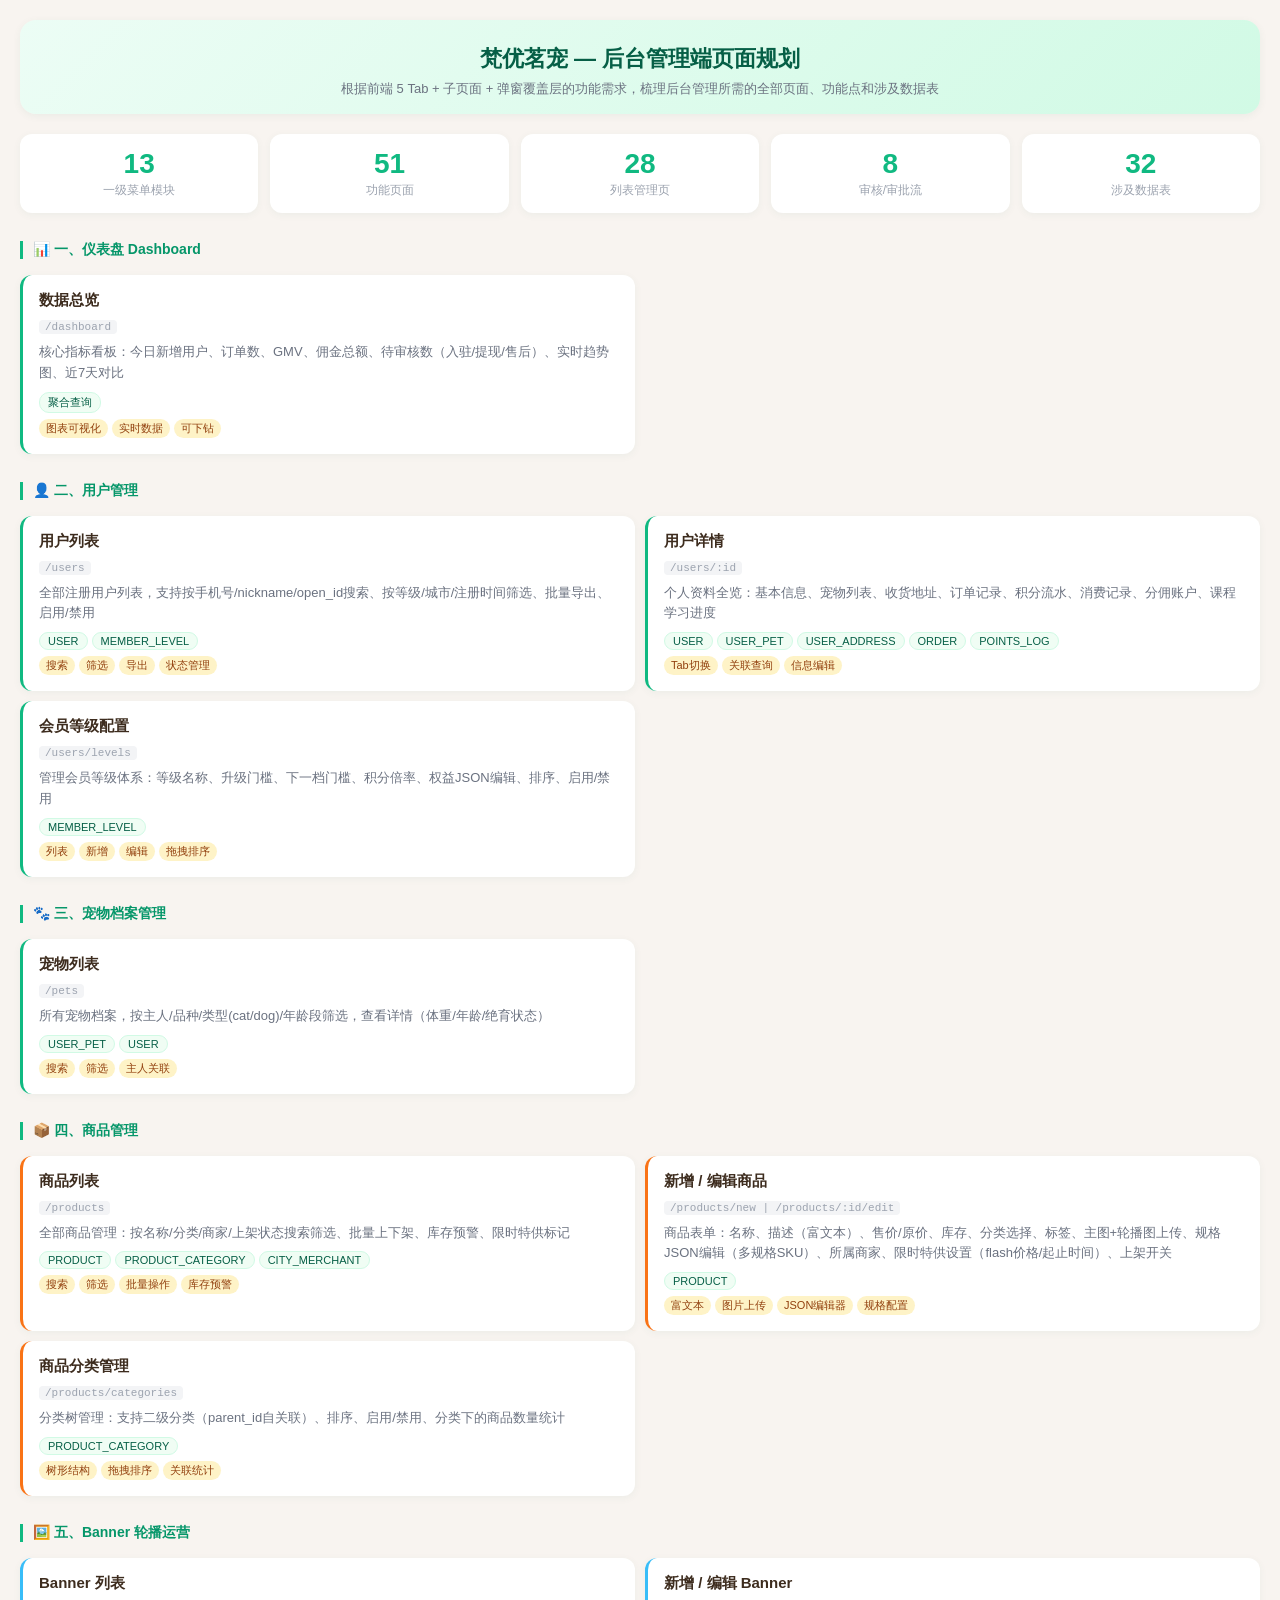
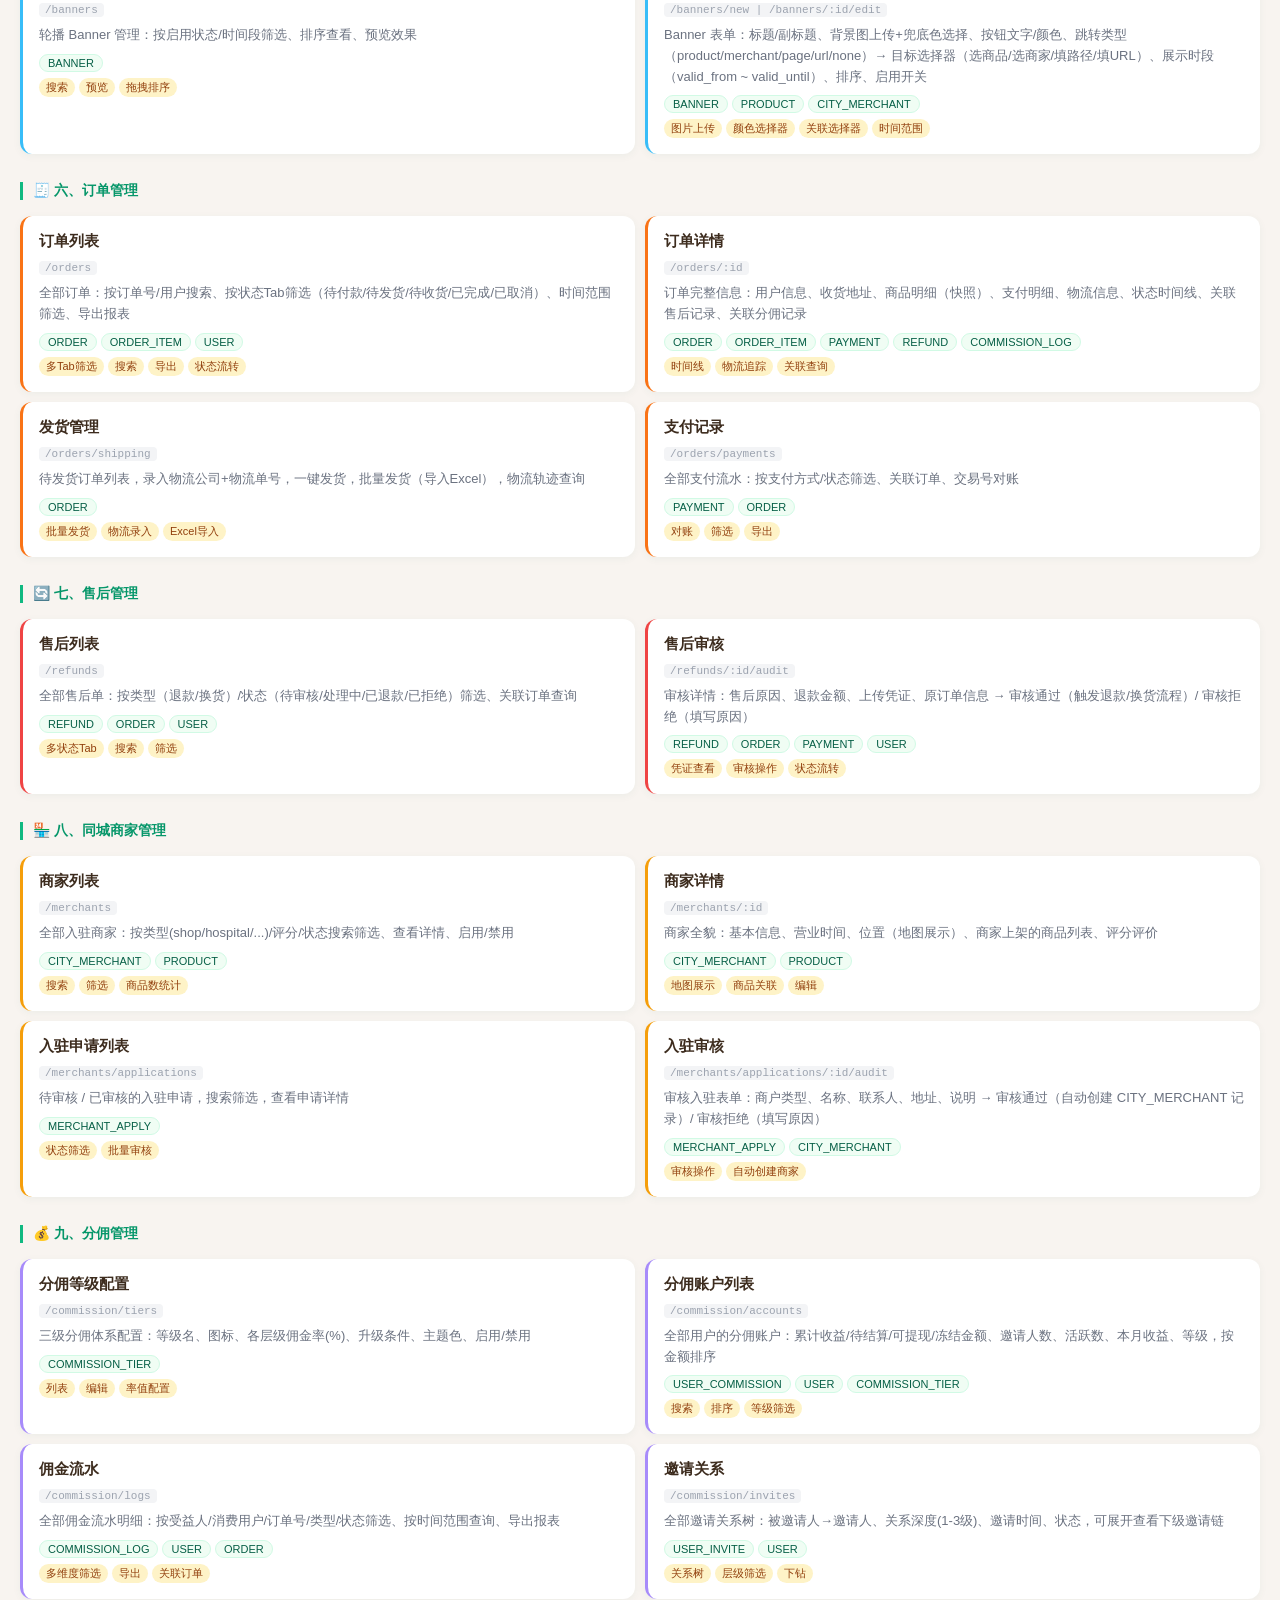
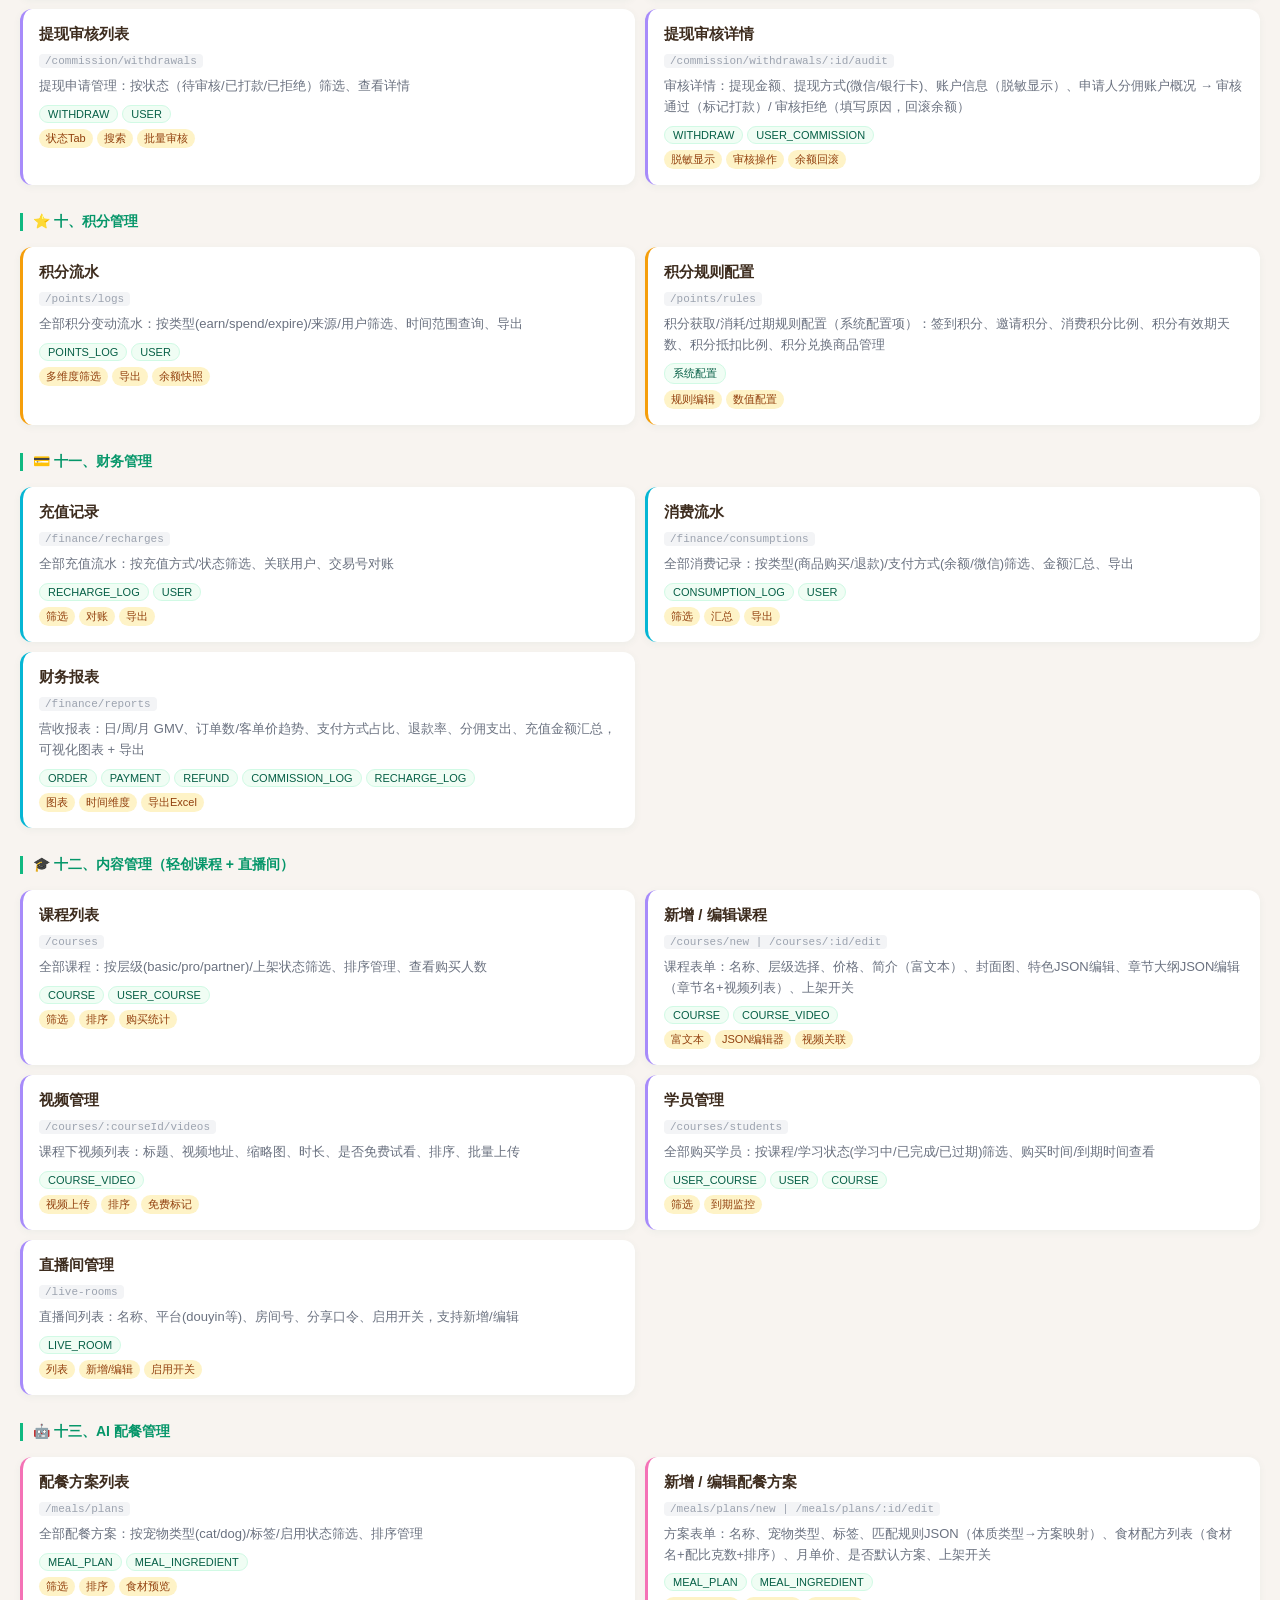
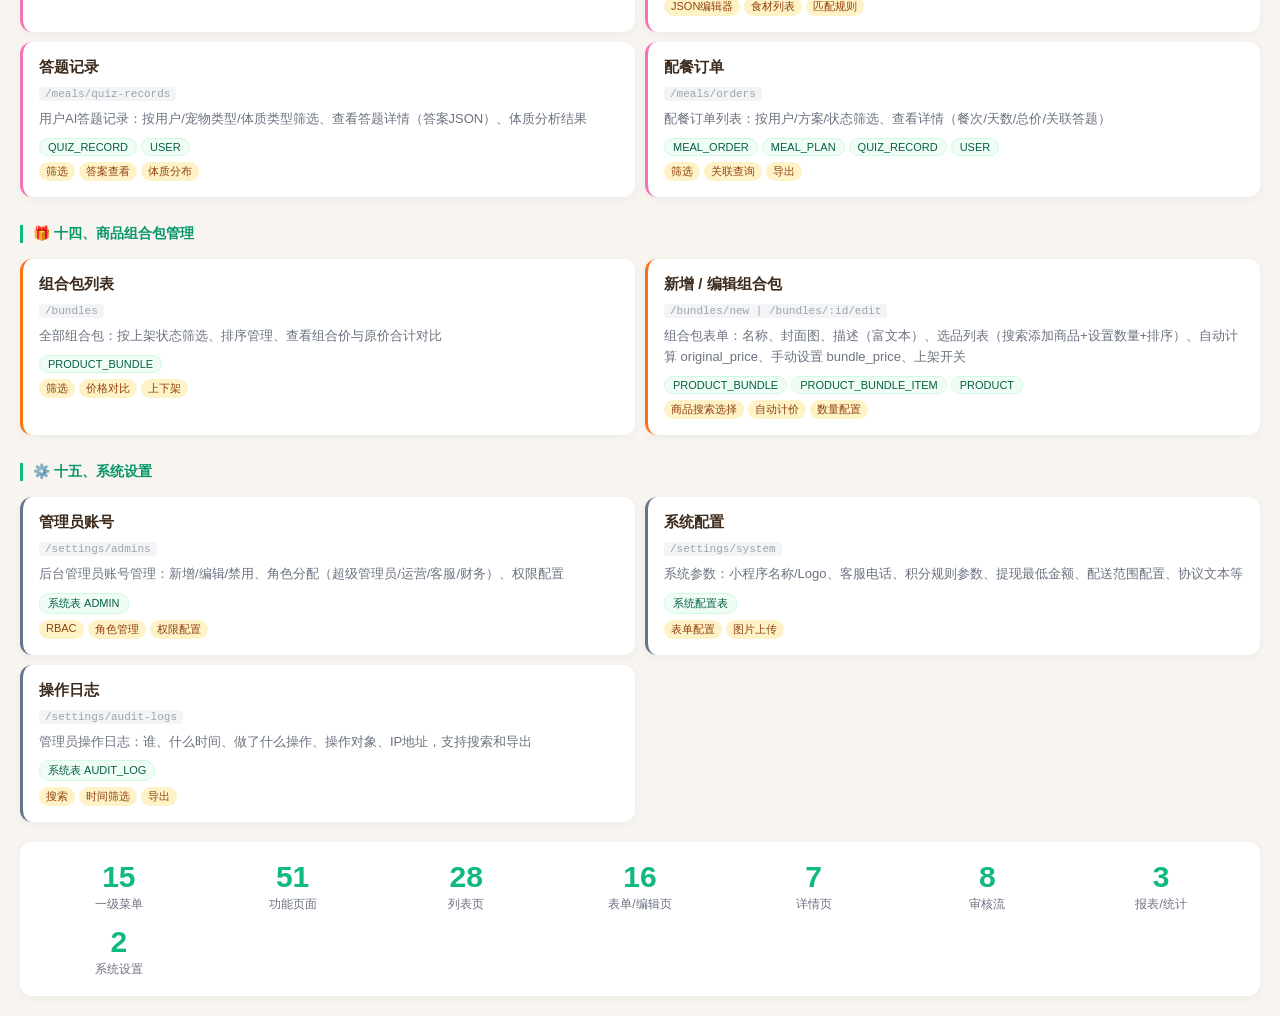
<file: admin-pages.html>
<!DOCTYPE html>
<html lang="zh-CN">
<head>
<meta charset="UTF-8">
<meta name="viewport" content="width=device-width, initial-scale=1.0">
<title>梵优茗宠 — 后台管理端页面规划</title>
<style>
  * { margin: 0; padding: 0; box-sizing: border-box; }
  body {
    font-family: -apple-system, BlinkMacSystemFont, 'PingFang SC', 'Microsoft YaHei', sans-serif;
    background: #f8f4f0;
    color: #3d2c1e;
    padding: 20px;
  }
  .header {
    text-align: center;
    padding: 24px 16px 16px;
    background: linear-gradient(135deg, #ecfdf5, #d1fae5);
    border-radius: 16px;
    margin-bottom: 20px;
    box-shadow: 0 2px 8px rgba(6,95,70,0.06);
  }
  .header h1 { font-size: 22px; font-weight: 800; color: #065f46; margin-bottom: 6px; }
  .header p { font-size: 13px; color: #6b7280; }

  .stats-bar {
    display: grid;
    grid-template-columns: repeat(auto-fit, minmax(140px, 1fr));
    gap: 12px;
    margin-bottom: 20px;
  }
  .stat-card {
    background: #fff;
    border-radius: 12px;
    padding: 14px;
    text-align: center;
    box-shadow: 0 2px 8px rgba(6,95,70,0.05);
  }
  .stat-card .num { font-size: 28px; font-weight: 800; color: #10b981; }
  .stat-card .label { font-size: 12px; color: #9ca3af; margin-top: 2px; }

  .module { margin-bottom: 24px; }
  .module-title {
    font-size: 16px; font-weight: 700; color: #065f46;
    padding: 10px 14px; border-radius: 10px; margin-bottom: 10px;
    display: flex; align-items: center; gap: 8px;
  }
  .module-title .icon { font-size: 20px; }
  .module-title .badge {
    font-size: 11px; padding: 2px 8px; border-radius: 10px;
    background: #d1fae5; color: #065f46; font-weight: 600; margin-left: auto;
  }

  .page-grid { display: grid; grid-template-columns: 1fr; gap: 10px; }
  @media (min-width: 900px) { .page-grid { grid-template-columns: 1fr 1fr; } }

  .page-card {
    background: #fff; border-radius: 12px; padding: 16px;
    box-shadow: 0 2px 8px rgba(6,95,70,0.05);
    border-left: 3px solid #ccc;
    transition: transform 0.15s, box-shadow 0.15s;
  }
  .page-card:hover { transform: translateY(-1px); box-shadow: 0 4px 16px rgba(6,95,70,0.08); }
  .page-card.c-green { border-left-color: #10b981; }
  .page-card.c-orange { border-left-color: #f97316; }
  .page-card.c-purple { border-left-color: #a78bfa; }
  .page-card.c-pink { border-left-color: #f472b6; }
  .page-card.c-yellow { border-left-color: #f59e0b; }
  .page-card.c-blue { border-left-color: #38bdf8; }
  .page-card.c-red { border-left-color: #ef4444; }
  .page-card.c-cyan { border-left-color: #06b6d4; }
  .page-card.c-indigo { border-left-color: #6366f1; }
  .page-card.c-slate { border-left-color: #64748b; }

  .page-card .name { font-size: 15px; font-weight: 700; margin-bottom: 6px; }
  .page-card .route { font-size: 11px; color: #9ca3af; font-family: monospace; background: #f3f4f6; padding: 1px 6px; border-radius: 4px; display: inline-block; margin-bottom: 8px; }
  .page-card .desc { font-size: 13px; color: #6b7280; line-height: 1.6; margin-bottom: 8px; }
  .page-card .tables { display: flex; flex-wrap: wrap; gap: 4px; }
  .page-card .tables span {
    font-size: 11px; padding: 2px 8px; border-radius: 10px;
    background: #f0fdf4; color: #065f46; border: 1px solid #d1fae5;
  }
  .page-card .features { display: flex; flex-wrap: wrap; gap: 4px; margin-top: 6px; }
  .page-card .features span {
    font-size: 11px; padding: 2px 7px; border-radius: 10px;
    background: #fef3c7; color: #92400e;
  }

  .section-divider {
    margin: 28px 0 16px;
    font-size: 14px; font-weight: 800; color: #059669;
    padding-left: 10px; border-left: 3px solid #10b981;
    display: flex; align-items: center; gap: 6px;
  }

  .summary-box {
    background: #fff; border-radius: 12px; padding: 18px;
    box-shadow: 0 2px 8px rgba(6,95,70,0.05); margin-top: 20px;
    display: grid; grid-template-columns: repeat(auto-fit, minmax(160px, 1fr)); gap: 12px;
  }
  .summary-box .item { text-align: center; }
  .summary-box .item .num { font-size: 30px; font-weight: 800; color: #10b981; }
  .summary-box .item .label { font-size: 12px; color: #6b7280; margin-top: 2px; }

  @media (prefers-color-scheme: dark) {
    body { background: #1a1a2e; color: #e8e3dc; }
    .page-card, .stat-card, .summary-box { background: #16213e; }
    .header { background: linear-gradient(135deg, #16213e, #0f3460); }
    .header p { color: #b8a898; }
    .page-card .desc { color: #b8a898; }
  }
</style>
</head>
<body>

<div class="header">
  <h1>梵优茗宠 — 后台管理端页面规划</h1>
  <p>根据前端 5 Tab + 子页面 + 弹窗覆盖层的功能需求，梳理后台管理所需的全部页面、功能点和涉及数据表</p>
</div>

<div class="stats-bar">
  <div class="stat-card"><div class="num">13</div><div class="label">一级菜单模块</div></div>
  <div class="stat-card"><div class="num">51</div><div class="label">功能页面</div></div>
  <div class="stat-card"><div class="num">28</div><div class="label">列表管理页</div></div>
  <div class="stat-card"><div class="num">8</div><div class="label">审核/审批流</div></div>
  <div class="stat-card"><div class="num">32</div><div class="label">涉及数据表</div></div>
</div>

<!-- ==================== 一、仪表盘 ==================== -->
<div class="section-divider">📊 一、仪表盘 Dashboard</div>

<div class="page-grid">
  <div class="page-card c-green">
    <div class="name">数据总览</div>
    <div class="route">/dashboard</div>
    <div class="desc">核心指标看板：今日新增用户、订单数、GMV、佣金总额、待审核数（入驻/提现/售后）、实时趋势图、近7天对比</div>
    <div class="tables"><span>聚合查询</span></div>
    <div class="features"><span>图表可视化</span><span>实时数据</span><span>可下钻</span></div>
  </div>
</div>

<!-- ==================== 二、用户管理 ==================== -->
<div class="section-divider">👤 二、用户管理</div>

<div class="page-grid">
  <div class="page-card c-green">
    <div class="name">用户列表</div>
    <div class="route">/users</div>
    <div class="desc">全部注册用户列表，支持按手机号/nickname/open_id搜索、按等级/城市/注册时间筛选、批量导出、启用/禁用</div>
    <div class="tables"><span>USER</span><span>MEMBER_LEVEL</span></div>
    <div class="features"><span>搜索</span><span>筛选</span><span>导出</span><span>状态管理</span></div>
  </div>
  <div class="page-card c-green">
    <div class="name">用户详情</div>
    <div class="route">/users/:id</div>
    <div class="desc">个人资料全览：基本信息、宠物列表、收货地址、订单记录、积分流水、消费记录、分佣账户、课程学习进度</div>
    <div class="tables"><span>USER</span><span>USER_PET</span><span>USER_ADDRESS</span><span>ORDER</span><span>POINTS_LOG</span></div>
    <div class="features"><span>Tab切换</span><span>关联查询</span><span>信息编辑</span></div>
  </div>
  <div class="page-card c-green">
    <div class="name">会员等级配置</div>
    <div class="route">/users/levels</div>
    <div class="desc">管理会员等级体系：等级名称、升级门槛、下一档门槛、积分倍率、权益JSON编辑、排序、启用/禁用</div>
    <div class="tables"><span>MEMBER_LEVEL</span></div>
    <div class="features"><span>列表</span><span>新增</span><span>编辑</span><span>拖拽排序</span></div>
  </div>
</div>

<!-- ==================== 三、宠物管理 ==================== -->
<div class="section-divider">🐾 三、宠物档案管理</div>

<div class="page-grid">
  <div class="page-card c-green">
    <div class="name">宠物列表</div>
    <div class="route">/pets</div>
    <div class="desc">所有宠物档案，按主人/品种/类型(cat/dog)/年龄段筛选，查看详情（体重/年龄/绝育状态）</div>
    <div class="tables"><span>USER_PET</span><span>USER</span></div>
    <div class="features"><span>搜索</span><span>筛选</span><span>主人关联</span></div>
  </div>
</div>

<!-- ==================== 四、商品管理 ==================== -->
<div class="section-divider">📦 四、商品管理</div>

<div class="page-grid">
  <div class="page-card c-orange">
    <div class="name">商品列表</div>
    <div class="route">/products</div>
    <div class="desc">全部商品管理：按名称/分类/商家/上架状态搜索筛选、批量上下架、库存预警、限时特供标记</div>
    <div class="tables"><span>PRODUCT</span><span>PRODUCT_CATEGORY</span><span>CITY_MERCHANT</span></div>
    <div class="features"><span>搜索</span><span>筛选</span><span>批量操作</span><span>库存预警</span></div>
  </div>
  <div class="page-card c-orange">
    <div class="name">新增 / 编辑商品</div>
    <div class="route">/products/new | /products/:id/edit</div>
    <div class="desc">商品表单：名称、描述（富文本）、售价/原价、库存、分类选择、标签、主图+轮播图上传、规格JSON编辑（多规格SKU）、所属商家、限时特供设置（flash价格/起止时间）、上架开关</div>
    <div class="tables"><span>PRODUCT</span></div>
    <div class="features"><span>富文本</span><span>图片上传</span><span>JSON编辑器</span><span>规格配置</span></div>
  </div>
  <div class="page-card c-orange">
    <div class="name">商品分类管理</div>
    <div class="route">/products/categories</div>
    <div class="desc">分类树管理：支持二级分类（parent_id自关联）、排序、启用/禁用、分类下的商品数量统计</div>
    <div class="tables"><span>PRODUCT_CATEGORY</span></div>
    <div class="features"><span>树形结构</span><span>拖拽排序</span><span>关联统计</span></div>
  </div>
</div>

<!-- ==================== 五、Banner 运营 ==================== -->
<div class="section-divider">🖼️ 五、Banner 轮播运营</div>

<div class="page-grid">
  <div class="page-card c-blue">
    <div class="name">Banner 列表</div>
    <div class="route">/banners</div>
    <div class="desc">轮播 Banner 管理：按启用状态/时间段筛选、排序查看、预览效果</div>
    <div class="tables"><span>BANNER</span></div>
    <div class="features"><span>搜索</span><span>预览</span><span>拖拽排序</span></div>
  </div>
  <div class="page-card c-blue">
    <div class="name">新增 / 编辑 Banner</div>
    <div class="route">/banners/new | /banners/:id/edit</div>
    <div class="desc">Banner 表单：标题/副标题、背景图上传+兜底色选择、按钮文字/颜色、跳转类型（product/merchant/page/url/none）→ 目标选择器（选商品/选商家/填路径/填URL）、展示时段（valid_from ~ valid_until）、排序、启用开关</div>
    <div class="tables"><span>BANNER</span><span>PRODUCT</span><span>CITY_MERCHANT</span></div>
    <div class="features"><span>图片上传</span><span>颜色选择器</span><span>关联选择器</span><span>时间范围</span></div>
  </div>
</div>

<!-- ==================== 六、订单管理 ==================== -->
<div class="section-divider">🧾 六、订单管理</div>

<div class="page-grid">
  <div class="page-card c-orange">
    <div class="name">订单列表</div>
    <div class="route">/orders</div>
    <div class="desc">全部订单：按订单号/用户搜索、按状态Tab筛选（待付款/待发货/待收货/已完成/已取消）、时间范围筛选、导出报表</div>
    <div class="tables"><span>ORDER</span><span>ORDER_ITEM</span><span>USER</span></div>
    <div class="features"><span>多Tab筛选</span><span>搜索</span><span>导出</span><span>状态流转</span></div>
  </div>
  <div class="page-card c-orange">
    <div class="name">订单详情</div>
    <div class="route">/orders/:id</div>
    <div class="desc">订单完整信息：用户信息、收货地址、商品明细（快照）、支付明细、物流信息、状态时间线、关联售后记录、关联分佣记录</div>
    <div class="tables"><span>ORDER</span><span>ORDER_ITEM</span><span>PAYMENT</span><span>REFUND</span><span>COMMISSION_LOG</span></div>
    <div class="features"><span>时间线</span><span>物流追踪</span><span>关联查询</span></div>
  </div>
  <div class="page-card c-orange">
    <div class="name">发货管理</div>
    <div class="route">/orders/shipping</div>
    <div class="desc">待发货订单列表，录入物流公司+物流单号，一键发货，批量发货（导入Excel），物流轨迹查询</div>
    <div class="tables"><span>ORDER</span></div>
    <div class="features"><span>批量发货</span><span>物流录入</span><span>Excel导入</span></div>
  </div>
  <div class="page-card c-orange">
    <div class="name">支付记录</div>
    <div class="route">/orders/payments</div>
    <div class="desc">全部支付流水：按支付方式/状态筛选、关联订单、交易号对账</div>
    <div class="tables"><span>PAYMENT</span><span>ORDER</span></div>
    <div class="features"><span>对账</span><span>筛选</span><span>导出</span></div>
  </div>
</div>

<!-- ==================== 七、售后管理 ==================== -->
<div class="section-divider">🔄 七、售后管理</div>

<div class="page-grid">
  <div class="page-card c-red">
    <div class="name">售后列表</div>
    <div class="route">/refunds</div>
    <div class="desc">全部售后单：按类型（退款/换货）/状态（待审核/处理中/已退款/已拒绝）筛选、关联订单查询</div>
    <div class="tables"><span>REFUND</span><span>ORDER</span><span>USER</span></div>
    <div class="features"><span>多状态Tab</span><span>搜索</span><span>筛选</span></div>
  </div>
  <div class="page-card c-red">
    <div class="name">售后审核</div>
    <div class="route">/refunds/:id/audit</div>
    <div class="desc">审核详情：售后原因、退款金额、上传凭证、原订单信息 → 审核通过（触发退款/换货流程）/ 审核拒绝（填写原因）</div>
    <div class="tables"><span>REFUND</span><span>ORDER</span><span>PAYMENT</span><span>USER</span></div>
    <div class="features"><span>凭证查看</span><span>审核操作</span><span>状态流转</span></div>
  </div>
</div>

<!-- ==================== 八、同城商家 ==================== -->
<div class="section-divider">🏪 八、同城商家管理</div>

<div class="page-grid">
  <div class="page-card c-yellow">
    <div class="name">商家列表</div>
    <div class="route">/merchants</div>
    <div class="desc">全部入驻商家：按类型(shop/hospital/...)/评分/状态搜索筛选、查看详情、启用/禁用</div>
    <div class="tables"><span>CITY_MERCHANT</span><span>PRODUCT</span></div>
    <div class="features"><span>搜索</span><span>筛选</span><span>商品数统计</span></div>
  </div>
  <div class="page-card c-yellow">
    <div class="name">商家详情</div>
    <div class="route">/merchants/:id</div>
    <div class="desc">商家全貌：基本信息、营业时间、位置（地图展示）、商家上架的商品列表、评分评价</div>
    <div class="tables"><span>CITY_MERCHANT</span><span>PRODUCT</span></div>
    <div class="features"><span>地图展示</span><span>商品关联</span><span>编辑</span></div>
  </div>
  <div class="page-card c-yellow">
    <div class="name">入驻申请列表</div>
    <div class="route">/merchants/applications</div>
    <div class="desc">待审核 / 已审核的入驻申请，搜索筛选，查看申请详情</div>
    <div class="tables"><span>MERCHANT_APPLY</span></div>
    <div class="features"><span>状态筛选</span><span>批量审核</span></div>
  </div>
  <div class="page-card c-yellow">
    <div class="name">入驻审核</div>
    <div class="route">/merchants/applications/:id/audit</div>
    <div class="desc">审核入驻表单：商户类型、名称、联系人、地址、说明 → 审核通过（自动创建 CITY_MERCHANT 记录）/ 审核拒绝（填写原因）</div>
    <div class="tables"><span>MERCHANT_APPLY</span><span>CITY_MERCHANT</span></div>
    <div class="features"><span>审核操作</span><span>自动创建商家</span></div>
  </div>
</div>

<!-- ==================== 九、分佣管理 ==================== -->
<div class="section-divider">💰 九、分佣管理</div>

<div class="page-grid">
  <div class="page-card c-purple">
    <div class="name">分佣等级配置</div>
    <div class="route">/commission/tiers</div>
    <div class="desc">三级分佣体系配置：等级名、图标、各层级佣金率(%)、升级条件、主题色、启用/禁用</div>
    <div class="tables"><span>COMMISSION_TIER</span></div>
    <div class="features"><span>列表</span><span>编辑</span><span>率值配置</span></div>
  </div>
  <div class="page-card c-purple">
    <div class="name">分佣账户列表</div>
    <div class="route">/commission/accounts</div>
    <div class="desc">全部用户的分佣账户：累计收益/待结算/可提现/冻结金额、邀请人数、活跃数、本月收益、等级，按金额排序</div>
    <div class="tables"><span>USER_COMMISSION</span><span>USER</span><span>COMMISSION_TIER</span></div>
    <div class="features"><span>搜索</span><span>排序</span><span>等级筛选</span></div>
  </div>
  <div class="page-card c-purple">
    <div class="name">佣金流水</div>
    <div class="route">/commission/logs</div>
    <div class="desc">全部佣金流水明细：按受益人/消费用户/订单号/类型/状态筛选、按时间范围查询、导出报表</div>
    <div class="tables"><span>COMMISSION_LOG</span><span>USER</span><span>ORDER</span></div>
    <div class="features"><span>多维度筛选</span><span>导出</span><span>关联订单</span></div>
  </div>
  <div class="page-card c-purple">
    <div class="name">邀请关系</div>
    <div class="route">/commission/invites</div>
    <div class="desc">全部邀请关系树：被邀请人→邀请人、关系深度(1-3级)、邀请时间、状态，可展开查看下级邀请链</div>
    <div class="tables"><span>USER_INVITE</span><span>USER</span></div>
    <div class="features"><span>关系树</span><span>层级筛选</span><span>下钻</span></div>
  </div>
  <div class="page-card c-purple">
    <div class="name">提现审核列表</div>
    <div class="route">/commission/withdrawals</div>
    <div class="desc">提现申请管理：按状态（待审核/已打款/已拒绝）筛选、查看详情</div>
    <div class="tables"><span>WITHDRAW</span><span>USER</span></div>
    <div class="features"><span>状态Tab</span><span>搜索</span><span>批量审核</span></div>
  </div>
  <div class="page-card c-purple">
    <div class="name">提现审核详情</div>
    <div class="route">/commission/withdrawals/:id/audit</div>
    <div class="desc">审核详情：提现金额、提现方式(微信/银行卡)、账户信息（脱敏显示）、申请人分佣账户概况 → 审核通过（标记打款）/ 审核拒绝（填写原因，回滚余额）</div>
    <div class="tables"><span>WITHDRAW</span><span>USER_COMMISSION</span></div>
    <div class="features"><span>脱敏显示</span><span>审核操作</span><span>余额回滚</span></div>
  </div>
</div>

<!-- ==================== 十、积分管理 ==================== -->
<div class="section-divider">⭐ 十、积分管理</div>

<div class="page-grid">
  <div class="page-card c-yellow">
    <div class="name">积分流水</div>
    <div class="route">/points/logs</div>
    <div class="desc">全部积分变动流水：按类型(earn/spend/expire)/来源/用户筛选、时间范围查询、导出</div>
    <div class="tables"><span>POINTS_LOG</span><span>USER</span></div>
    <div class="features"><span>多维度筛选</span><span>导出</span><span>余额快照</span></div>
  </div>
  <div class="page-card c-yellow">
    <div class="name">积分规则配置</div>
    <div class="route">/points/rules</div>
    <div class="desc">积分获取/消耗/过期规则配置（系统配置项）：签到积分、邀请积分、消费积分比例、积分有效期天数、积分抵扣比例、积分兑换商品管理</div>
    <div class="tables"><span>系统配置</span></div>
    <div class="features"><span>规则编辑</span><span>数值配置</span></div>
  </div>
</div>

<!-- ==================== 十一、财务管理 ==================== -->
<div class="section-divider">💳 十一、财务管理</div>

<div class="page-grid">
  <div class="page-card c-cyan">
    <div class="name">充值记录</div>
    <div class="route">/finance/recharges</div>
    <div class="desc">全部充值流水：按充值方式/状态筛选、关联用户、交易号对账</div>
    <div class="tables"><span>RECHARGE_LOG</span><span>USER</span></div>
    <div class="features"><span>筛选</span><span>对账</span><span>导出</span></div>
  </div>
  <div class="page-card c-cyan">
    <div class="name">消费流水</div>
    <div class="route">/finance/consumptions</div>
    <div class="desc">全部消费记录：按类型(商品购买/退款)/支付方式(余额/微信)筛选、金额汇总、导出</div>
    <div class="tables"><span>CONSUMPTION_LOG</span><span>USER</span></div>
    <div class="features"><span>筛选</span><span>汇总</span><span>导出</span></div>
  </div>
  <div class="page-card c-cyan">
    <div class="name">财务报表</div>
    <div class="route">/finance/reports</div>
    <div class="desc">营收报表：日/周/月 GMV、订单数/客单价趋势、支付方式占比、退款率、分佣支出、充值金额汇总，可视化图表 + 导出</div>
    <div class="tables"><span>ORDER</span><span>PAYMENT</span><span>REFUND</span><span>COMMISSION_LOG</span><span>RECHARGE_LOG</span></div>
    <div class="features"><span>图表</span><span>时间维度</span><span>导出Excel</span></div>
  </div>
</div>

<!-- ==================== 十二、内容管理 ==================== -->
<div class="section-divider">🎓 十二、内容管理（轻创课程 + 直播间）</div>

<div class="page-grid">
  <div class="page-card c-purple">
    <div class="name">课程列表</div>
    <div class="route">/courses</div>
    <div class="desc">全部课程：按层级(basic/pro/partner)/上架状态筛选、排序管理、查看购买人数</div>
    <div class="tables"><span>COURSE</span><span>USER_COURSE</span></div>
    <div class="features"><span>筛选</span><span>排序</span><span>购买统计</span></div>
  </div>
  <div class="page-card c-purple">
    <div class="name">新增 / 编辑课程</div>
    <div class="route">/courses/new | /courses/:id/edit</div>
    <div class="desc">课程表单：名称、层级选择、价格、简介（富文本）、封面图、特色JSON编辑、章节大纲JSON编辑（章节名+视频列表）、上架开关</div>
    <div class="tables"><span>COURSE</span><span>COURSE_VIDEO</span></div>
    <div class="features"><span>富文本</span><span>JSON编辑器</span><span>视频关联</span></div>
  </div>
  <div class="page-card c-purple">
    <div class="name">视频管理</div>
    <div class="route">/courses/:courseId/videos</div>
    <div class="desc">课程下视频列表：标题、视频地址、缩略图、时长、是否免费试看、排序、批量上传</div>
    <div class="tables"><span>COURSE_VIDEO</span></div>
    <div class="features"><span>视频上传</span><span>排序</span><span>免费标记</span></div>
  </div>
  <div class="page-card c-purple">
    <div class="name">学员管理</div>
    <div class="route">/courses/students</div>
    <div class="desc">全部购买学员：按课程/学习状态(学习中/已完成/已过期)筛选、购买时间/到期时间查看</div>
    <div class="tables"><span>USER_COURSE</span><span>USER</span><span>COURSE</span></div>
    <div class="features"><span>筛选</span><span>到期监控</span></div>
  </div>
  <div class="page-card c-purple">
    <div class="name">直播间管理</div>
    <div class="route">/live-rooms</div>
    <div class="desc">直播间列表：名称、平台(douyin等)、房间号、分享口令、启用开关，支持新增/编辑</div>
    <div class="tables"><span>LIVE_ROOM</span></div>
    <div class="features"><span>列表</span><span>新增/编辑</span><span>启用开关</span></div>
  </div>
</div>

<!-- ==================== 十三、AI配餐管理 ==================== -->
<div class="section-divider">🤖 十三、AI 配餐管理</div>

<div class="page-grid">
  <div class="page-card c-pink">
    <div class="name">配餐方案列表</div>
    <div class="route">/meals/plans</div>
    <div class="desc">全部配餐方案：按宠物类型(cat/dog)/标签/启用状态筛选、排序管理</div>
    <div class="tables"><span>MEAL_PLAN</span><span>MEAL_INGREDIENT</span></div>
    <div class="features"><span>筛选</span><span>排序</span><span>食材预览</span></div>
  </div>
  <div class="page-card c-pink">
    <div class="name">新增 / 编辑配餐方案</div>
    <div class="route">/meals/plans/new | /meals/plans/:id/edit</div>
    <div class="desc">方案表单：名称、宠物类型、标签、匹配规则JSON（体质类型→方案映射）、食材配方列表（食材名+配比克数+排序）、月单价、是否默认方案、上架开关</div>
    <div class="tables"><span>MEAL_PLAN</span><span>MEAL_INGREDIENT</span></div>
    <div class="features"><span>JSON编辑器</span><span>食材列表</span><span>匹配规则</span></div>
  </div>
  <div class="page-card c-pink">
    <div class="name">答题记录</div>
    <div class="route">/meals/quiz-records</div>
    <div class="desc">用户AI答题记录：按用户/宠物类型/体质类型筛选、查看答题详情（答案JSON）、体质分析结果</div>
    <div class="tables"><span>QUIZ_RECORD</span><span>USER</span></div>
    <div class="features"><span>筛选</span><span>答案查看</span><span>体质分布</span></div>
  </div>
  <div class="page-card c-pink">
    <div class="name">配餐订单</div>
    <div class="route">/meals/orders</div>
    <div class="desc">配餐订单列表：按用户/方案/状态筛选、查看详情（餐次/天数/总价/关联答题）</div>
    <div class="tables"><span>MEAL_ORDER</span><span>MEAL_PLAN</span><span>QUIZ_RECORD</span><span>USER</span></div>
    <div class="features"><span>筛选</span><span>关联查询</span><span>导出</span></div>
  </div>
</div>

<!-- ==================== 十四、商品组合包 ==================== -->
<div class="section-divider">🎁 十四、商品组合包管理</div>

<div class="page-grid">
  <div class="page-card c-orange">
    <div class="name">组合包列表</div>
    <div class="route">/bundles</div>
    <div class="desc">全部组合包：按上架状态筛选、排序管理、查看组合价与原价合计对比</div>
    <div class="tables"><span>PRODUCT_BUNDLE</span></div>
    <div class="features"><span>筛选</span><span>价格对比</span><span>上下架</span></div>
  </div>
  <div class="page-card c-orange">
    <div class="name">新增 / 编辑组合包</div>
    <div class="route">/bundles/new | /bundles/:id/edit</div>
    <div class="desc">组合包表单：名称、封面图、描述（富文本）、选品列表（搜索添加商品+设置数量+排序）、自动计算 original_price、手动设置 bundle_price、上架开关</div>
    <div class="tables"><span>PRODUCT_BUNDLE</span><span>PRODUCT_BUNDLE_ITEM</span><span>PRODUCT</span></div>
    <div class="features"><span>商品搜索选择</span><span>自动计价</span><span>数量配置</span></div>
  </div>
</div>

<!-- ==================== 十五、系统设置 ==================== -->
<div class="section-divider">⚙️ 十五、系统设置</div>

<div class="page-grid">
  <div class="page-card c-slate">
    <div class="name">管理员账号</div>
    <div class="route">/settings/admins</div>
    <div class="desc">后台管理员账号管理：新增/编辑/禁用、角色分配（超级管理员/运营/客服/财务）、权限配置</div>
    <div class="tables"><span>系统表 ADMIN</span></div>
    <div class="features"><span>RBAC</span><span>角色管理</span><span>权限配置</span></div>
  </div>
  <div class="page-card c-slate">
    <div class="name">系统配置</div>
    <div class="route">/settings/system</div>
    <div class="desc">系统参数：小程序名称/Logo、客服电话、积分规则参数、提现最低金额、配送范围配置、协议文本等</div>
    <div class="tables"><span>系统配置表</span></div>
    <div class="features"><span>表单配置</span><span>图片上传</span></div>
  </div>
  <div class="page-card c-slate">
    <div class="name">操作日志</div>
    <div class="route">/settings/audit-logs</div>
    <div class="desc">管理员操作日志：谁、什么时间、做了什么操作、操作对象、IP地址，支持搜索和导出</div>
    <div class="tables"><span>系统表 AUDIT_LOG</span></div>
    <div class="features"><span>搜索</span><span>时间筛选</span><span>导出</span></div>
  </div>
</div>

<!-- ==================== 汇总 ==================== -->
<div class="summary-box">
  <div class="item"><div class="num">15</div><div class="label">一级菜单</div></div>
  <div class="item"><div class="num">51</div><div class="label">功能页面</div></div>
  <div class="item"><div class="num">28</div><div class="label">列表页</div></div>
  <div class="item"><div class="num">16</div><div class="label">表单/编辑页</div></div>
  <div class="item"><div class="num">7</div><div class="label">详情页</div></div>
  <div class="item"><div class="num">8</div><div class="label">审核流</div></div>
  <div class="item"><div class="num">3</div><div class="label">报表/统计</div></div>
  <div class="item"><div class="num">2</div><div class="label">系统设置</div></div>
</div>

<script>
document.querySelectorAll('.page-grid').forEach(grid => {
  if (grid.children.length === 0) grid.style.display = 'none';
});
</script>
</body>
</html>
</file>
